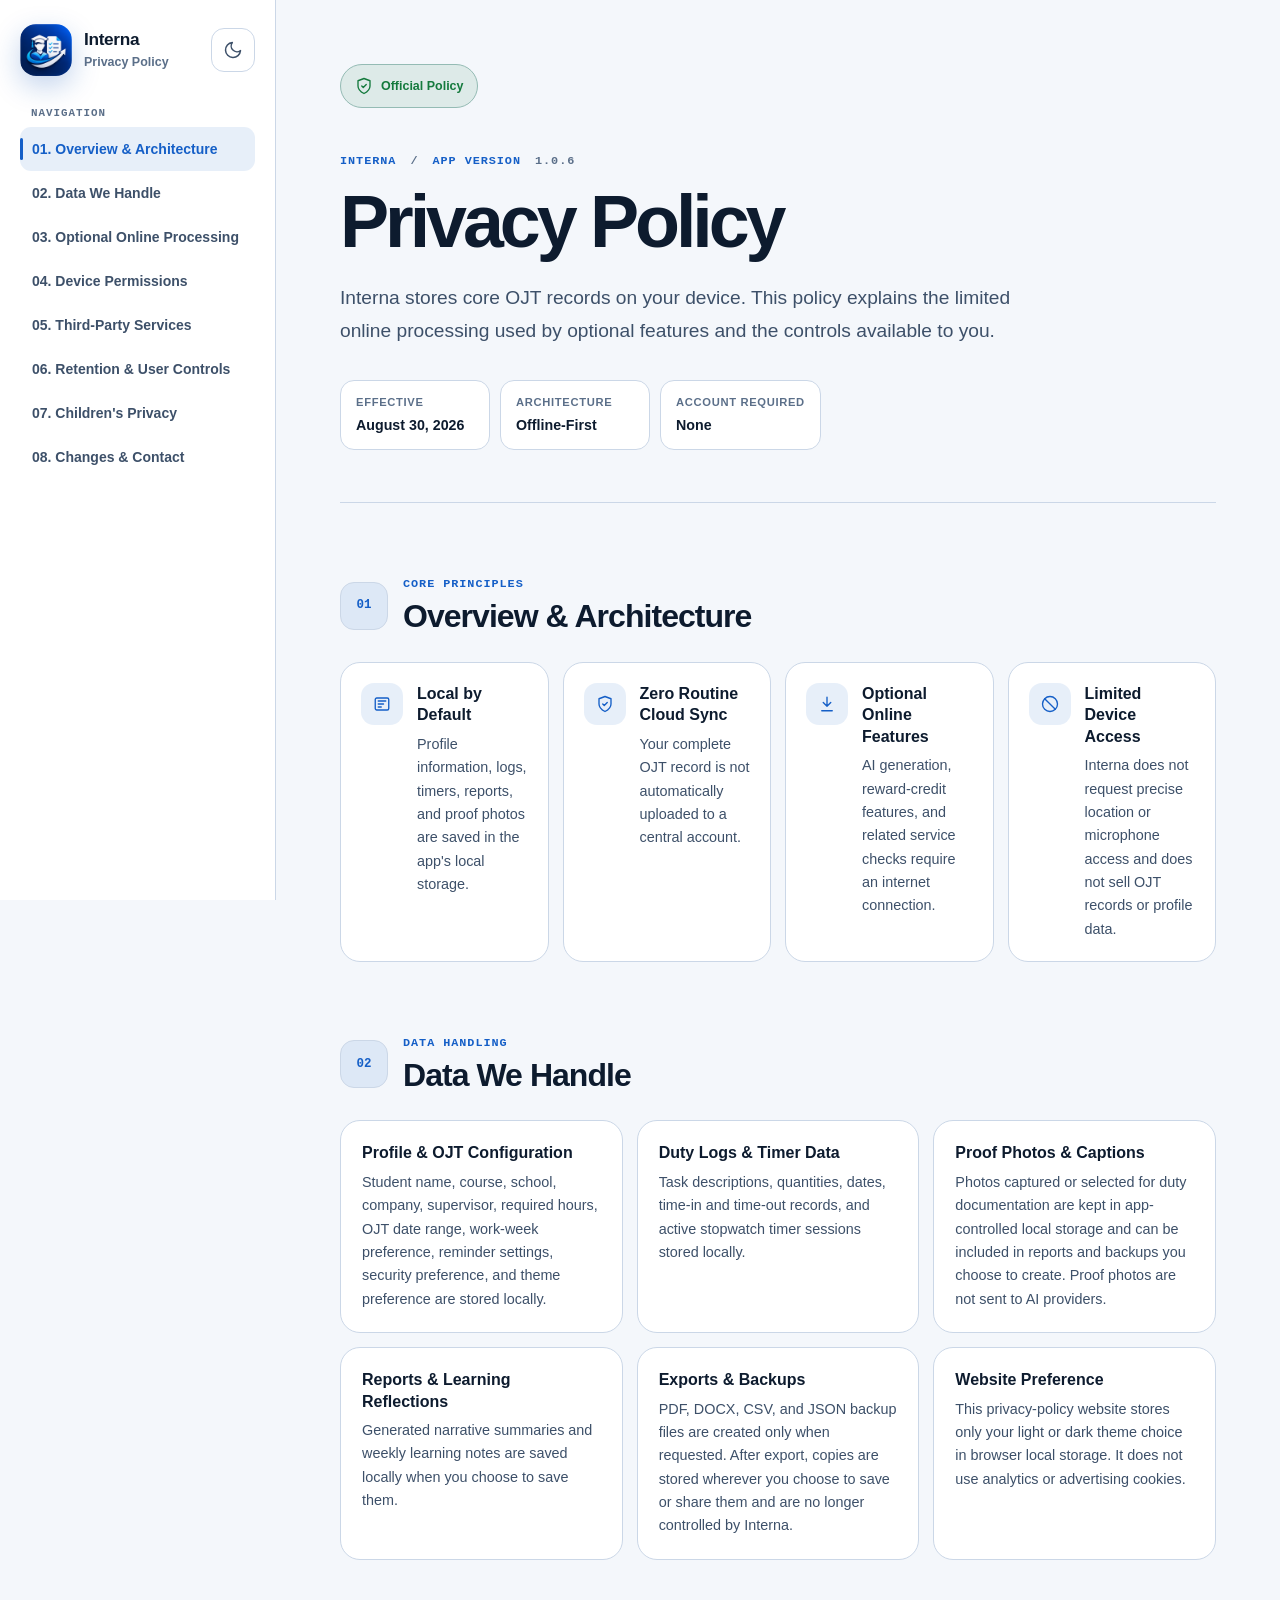
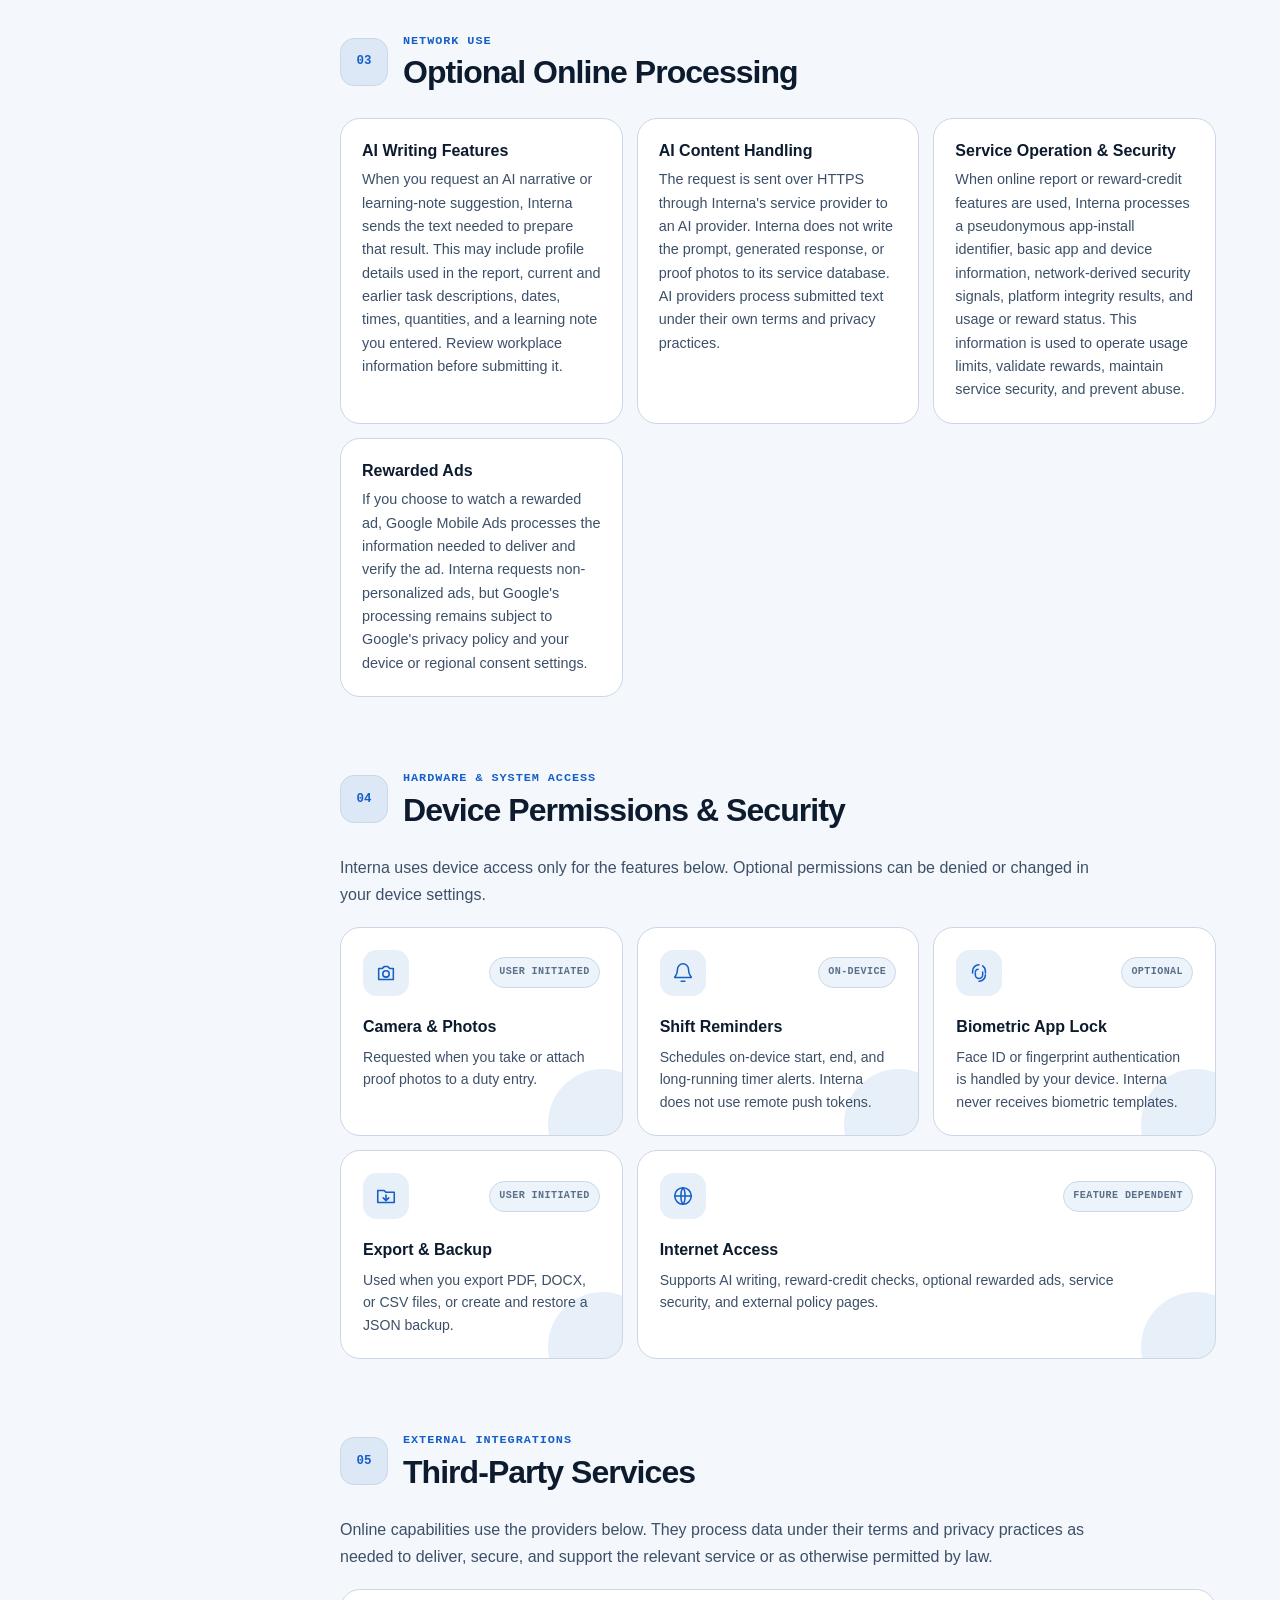
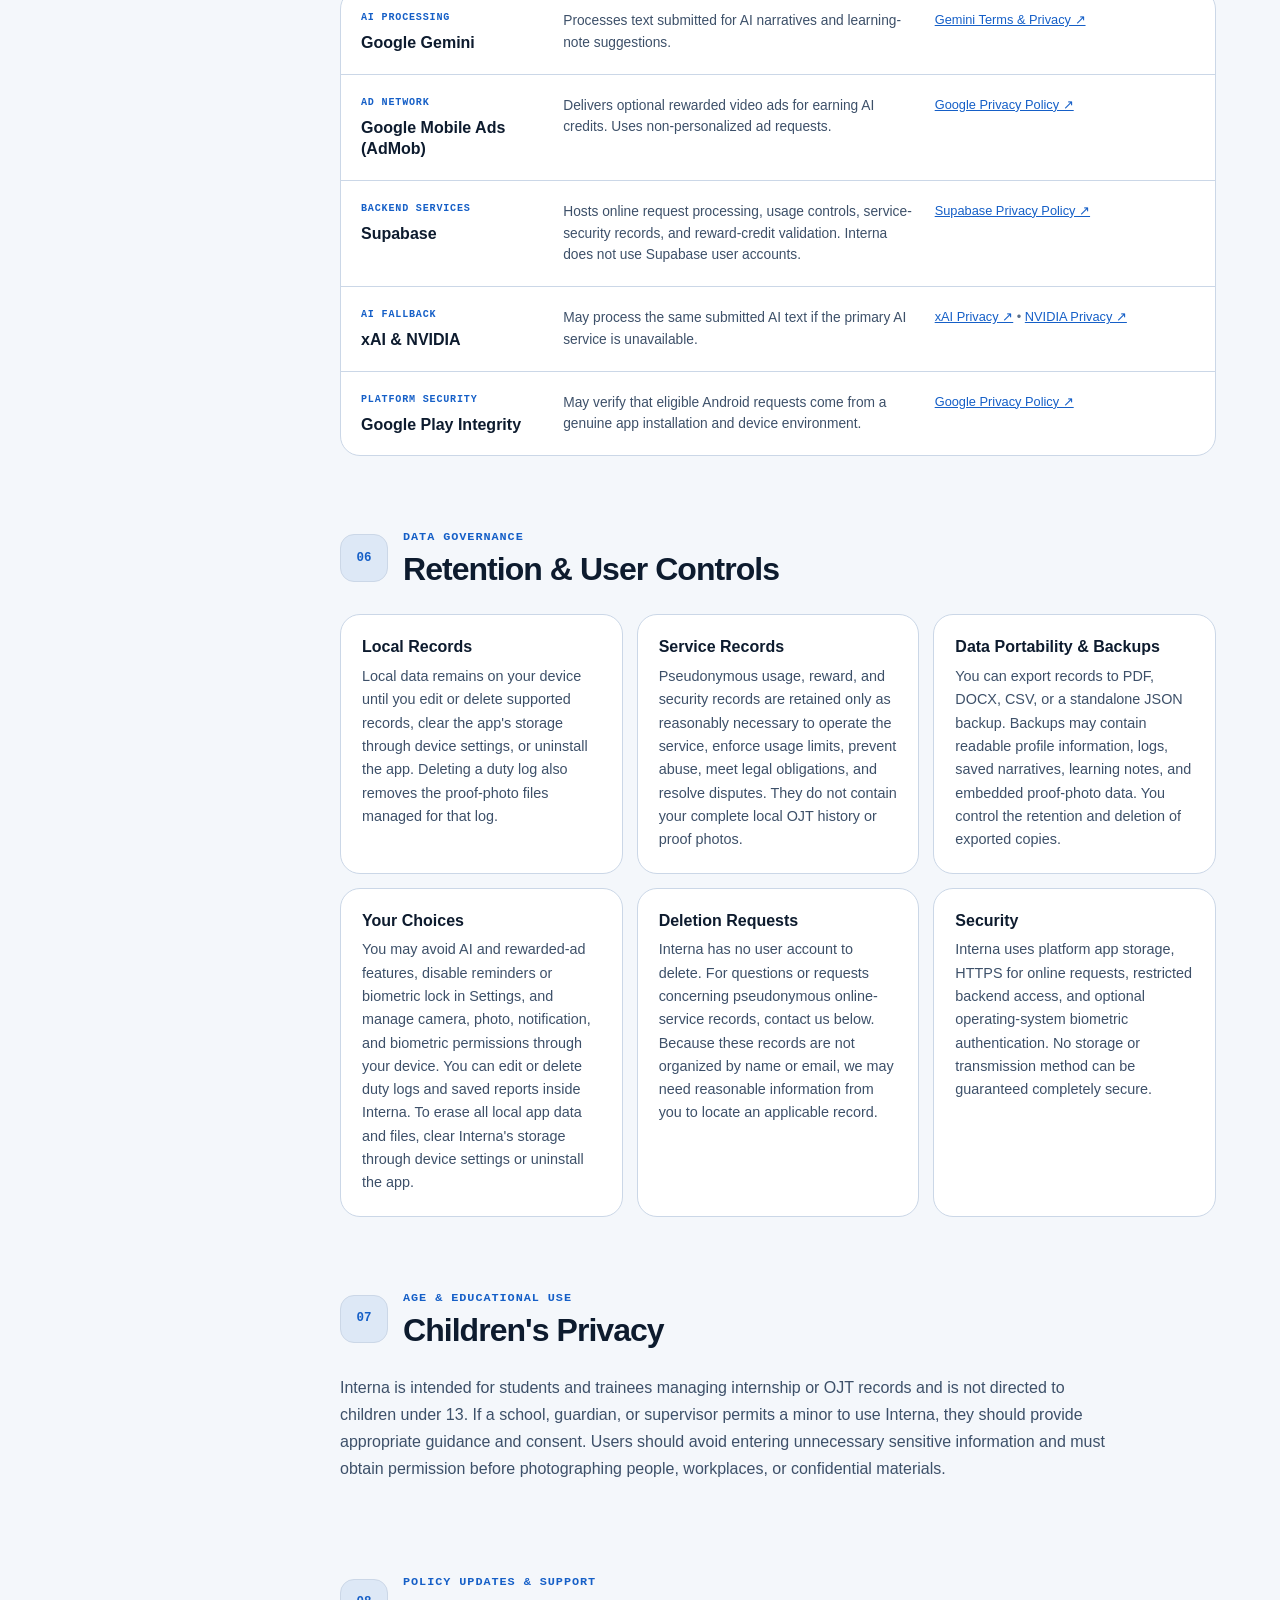
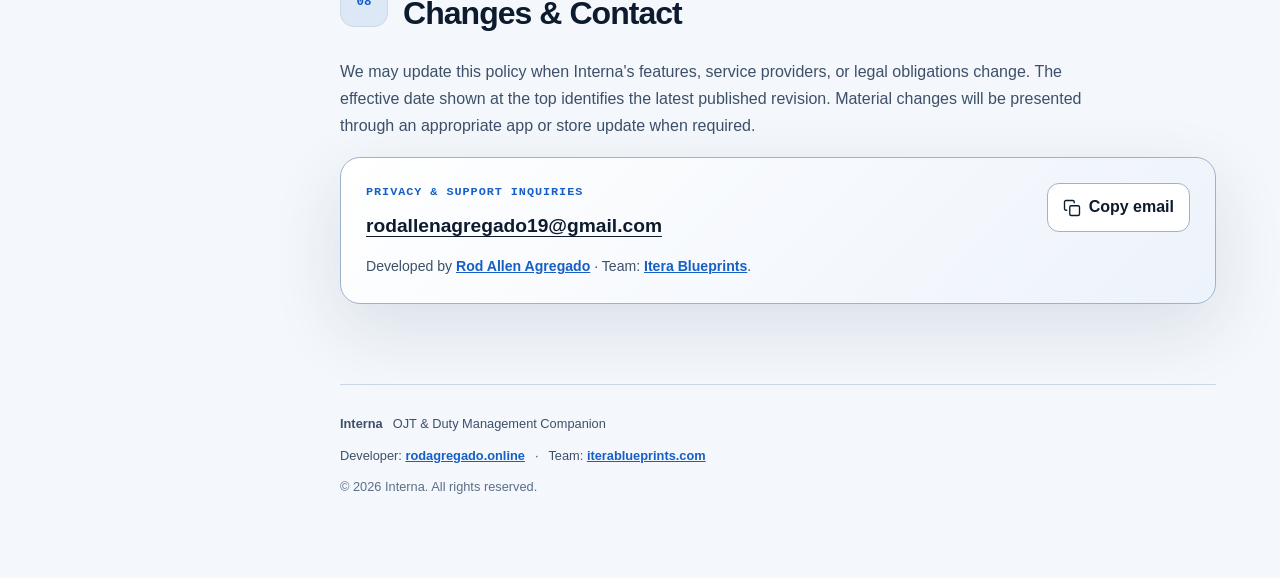
<file: index.html>
<!DOCTYPE html>
<html lang="en" data-theme="dark">

<head>
  <meta charset="UTF-8">
  <meta name="viewport" content="width=device-width, initial-scale=1.0">
  <meta name="theme-color" content="#07101f">
  <title>Interna — Privacy Policy</title>
  <meta
    name="description"
    content="Official Privacy Policy for Interna OJT Duty Management app, covering local storage, optional online services, third-party processing, retention, and user controls."
  >
  <link rel="canonical" href="https://devdahon.github.io/interna-privacy/">
  <meta property="og:type" content="website">
  <meta property="og:title" content="Interna — Privacy Policy">
  <meta
    property="og:description"
    content="Official Privacy Policy for Interna OJT Duty Management app, covering local storage, optional online services, third-party processing, retention, and user controls."
  >
  <meta property="og:url" content="https://devdahon.github.io/interna-privacy/">
  <meta property="og:image" content="https://devdahon.github.io/interna-privacy/image.png">
  <meta name="twitter:card" content="summary_large_image">
  <meta name="twitter:title" content="Interna — Privacy Policy">
  <meta
    name="twitter:description"
    content="Official Privacy Policy for Interna OJT Duty Management app, covering local storage, optional online services, third-party processing, retention, and user controls."
  >
  <meta name="twitter:image" content="https://devdahon.github.io/interna-privacy/image.png">
  <link rel="icon" type="image/png" href="./favicon.png">
  <link rel="shortcut icon" href="./favicon.ico">
  <link rel="stylesheet" href="./styles.css">
  <script type="application/ld+json">
    {
      "@context": "https://schema.org",
      "@type": "WebPage",
      "name": "Interna Privacy Policy",
      "url": "https://devdahon.github.io/interna-privacy/",
      "description": "Official Privacy Policy for Interna OJT duty management app, covering offline-first local storage, AI report generation, rewarded ads, device permissions, and user controls.",
      "dateModified": "2026-08-30",
      "publisher": {
        "@type": "Organization",
        "name": "Interna",
        "email": "rodallenagregado19@gmail.com"
      },
      "about": {
        "@type": "SoftwareApplication",
        "name": "Interna",
        "applicationCategory": "ProductivityApplication",
        "operatingSystem": "Android, iOS, Web",
        "installUrl": "https://play.google.com/store/apps/details?id=com.rodagregado.interna"
      }
    }
  </script>
  <script src="./script.js" defer></script>
</head>

<body>
  <a class="skip-link" href="#main-content">Skip to privacy policy</a>

  <div class="app-shell">
    <aside class="sidebar" aria-label="Privacy policy navigation">
      <div class="sidebar-top">
        <a href="#top" class="brand-wrapper" aria-label="Interna privacy policy home">
          <span class="brand-logo-frame">
            <img src="./image.png" alt="Interna logo" class="brand-logo" width="48" height="48">
          </span>
          <span class="brand-details">
            <span class="brand-name">Interna</span>
            <span class="brand-sub">Privacy Policy</span>
          </span>
        </a>

        <div class="sidebar-actions">
          <button
            type="button"
            class="icon-button theme-toggle"
            id="theme-toggle"
            aria-label="Switch theme"
            title="Switch theme"
          >
            <svg class="theme-icon theme-icon-sun" viewBox="0 0 24 24" aria-hidden="true">
              <circle cx="12" cy="12" r="4"></circle>
              <path d="M12 2v2M12 20v2M4.93 4.93l1.42 1.42M17.66 17.66l1.41 1.41M2 12h2M20 12h2M4.93 19.07l1.42-1.42M17.66 6.34l1.41-1.41"></path>
            </svg>
            <svg class="theme-icon theme-icon-moon" viewBox="0 0 24 24" aria-hidden="true">
              <path d="M21 12.79A9 9 0 1 1 11.21 3 7 7 0 0 0 21 12.79Z"></path>
            </svg>
          </button>
        </div>
      </div>

      <nav class="nav-menu" aria-label="Table of contents">
        <div class="nav-group">
          <p class="nav-section-title">Navigation</p>
          <a href="#overview" class="nav-link">01. Overview &amp; Architecture</a>
          <a href="#data-storage" class="nav-link">02. Data We Handle</a>
          <a href="#online-processing" class="nav-link">03. Optional Online Processing</a>
          <a href="#permissions" class="nav-link">04. Device Permissions</a>
          <a href="#services" class="nav-link">05. Third-Party Services</a>
          <a href="#controls" class="nav-link">06. Retention &amp; User Controls</a>
          <a href="#children" class="nav-link">07. Children's Privacy</a>
          <a href="#contact" class="nav-link">08. Changes &amp; Contact</a>
        </div>
      </nav>
    </aside>

    <main class="content-area" id="main-content" tabindex="-1">
      <header class="page-header" id="top">
        <div class="page-header-top">
          <span class="policy-badge">
            <svg viewBox="0 0 24 24" aria-hidden="true">
              <path d="M12 22s8-4 8-10V5l-8-3-8 3v7c0 6 8 10 8 10Z"></path>
              <path d="m9 12 2 2 4-4"></path>
            </svg>
            Official Policy
          </span>
        </div>

        <p class="eyebrow">Interna <span aria-hidden="true">/</span> App version <span data-app-version>1.0.6</span></p>
        <h1>Privacy Policy</h1>
        <p class="page-description">
          Interna stores core OJT records on your device. This policy explains the limited online processing used by
          optional features and the controls available to you.
        </p>

        <div class="meta-bar" role="group" aria-label="Policy metadata">
          <span><small>Effective</small><strong data-effective-date>August 30, 2026</strong></span>
          <span><small>Architecture</small><strong>Offline-First</strong></span>
          <span><small>Account required</small><strong>None</strong></span>
        </div>

      </header>

      <!-- Section 1: Overview & Architecture -->
      <section id="overview" class="doc-section" aria-labelledby="overview-title">
        <div class="section-heading">
          <span class="section-num">01</span>
          <div>
            <p class="section-kicker">Core Principles</p>
            <h2 id="overview-title">Overview &amp; Architecture</h2>
          </div>
        </div>

        <div class="summary-grid">
          <article class="summary-card">
            <span class="card-icon" aria-hidden="true">
              <svg viewBox="0 0 24 24"><rect x="3" y="4" width="18" height="16" rx="2"></rect><path d="M7 8h10M7 12h7M7 16h4"></path></svg>
            </span>
            <div>
              <h3>Local by Default</h3>
              <p>Profile information, logs, timers, reports, and proof photos are saved in the app's local storage.</p>
            </div>
          </article>

          <article class="summary-card">
            <span class="card-icon" aria-hidden="true">
              <svg viewBox="0 0 24 24"><path d="M12 22s8-4 8-10V5l-8-3-8 3v7c0 6 8 10 8 10Z"></path><path d="m9 12 2 2 4-4"></path></svg>
            </span>
            <div>
              <h3>Zero Routine Cloud Sync</h3>
              <p>Your complete OJT record is not automatically uploaded to a central account.</p>
            </div>
          </article>

          <article class="summary-card">
            <span class="card-icon" aria-hidden="true">
              <svg viewBox="0 0 24 24"><path d="M12 3v12M7 10l5 5 5-5"></path><path d="M5 21h14"></path></svg>
            </span>
            <div>
              <h3>Optional Online Features</h3>
              <p>AI generation, reward-credit features, and related service checks require an internet connection.</p>
            </div>
          </article>

          <article class="summary-card">
            <span class="card-icon" aria-hidden="true">
              <svg viewBox="0 0 24 24"><circle cx="12" cy="12" r="10"></circle><line x1="4.93" y1="4.93" x2="19.07" y2="19.07"></line></svg>
            </span>
            <div>
              <h3>Limited Device Access</h3>
              <p>Interna does not request precise location or microphone access and does not sell OJT records or profile data.</p>
            </div>
          </article>
        </div>
      </section>

      <!-- Section 2: Data handled by the app -->
      <section id="data-storage" class="doc-section" aria-labelledby="storage-title">
        <div class="section-heading">
          <span class="section-num">02</span>
          <div>
            <p class="section-kicker">Data Handling</p>
            <h2 id="storage-title">Data We Handle</h2>
          </div>
        </div>

        <div class="data-map">
          <article>
            <h3>Profile &amp; OJT Configuration</h3>
            <p>Student name, course, school, company, supervisor, required hours, OJT date range, work-week preference, reminder settings, security preference, and theme preference are stored locally.</p>
          </article>
          <article>
            <h3>Duty Logs &amp; Timer Data</h3>
            <p>Task descriptions, quantities, dates, time-in and time-out records, and active stopwatch timer sessions stored locally.</p>
          </article>
          <article>
            <h3>Proof Photos &amp; Captions</h3>
            <p>Photos captured or selected for duty documentation are kept in app-controlled local storage and can be included in reports and backups you choose to create. Proof photos are not sent to AI providers.</p>
          </article>
          <article>
            <h3>Reports &amp; Learning Reflections</h3>
            <p>Generated narrative summaries and weekly learning notes are saved locally when you choose to save them.</p>
          </article>
          <article>
            <h3>Exports &amp; Backups</h3>
            <p>PDF, DOCX, CSV, and JSON backup files are created only when requested. After export, copies are stored wherever you choose to save or share them and are no longer controlled by Interna.</p>
          </article>
          <article>
            <h3>Website Preference</h3>
            <p>This privacy-policy website stores only your light or dark theme choice in browser local storage. It does not use analytics or advertising cookies.</p>
          </article>
        </div>
      </section>

      <!-- Section 3: Optional online processing -->
      <section id="online-processing" class="doc-section" aria-labelledby="online-processing-title">
        <div class="section-heading">
          <span class="section-num">03</span>
          <div>
            <p class="section-kicker">Network Use</p>
            <h2 id="online-processing-title">Optional Online Processing</h2>
          </div>
        </div>

        <div class="data-map">
          <article>
            <h3>AI Writing Features</h3>
            <p>When you request an AI narrative or learning-note suggestion, Interna sends the text needed to prepare that result. This may include profile details used in the report, current and earlier task descriptions, dates, times, quantities, and a learning note you entered. Review workplace information before submitting it.</p>
          </article>
          <article>
            <h3>AI Content Handling</h3>
            <p>The request is sent over HTTPS through Interna's service provider to an AI provider. Interna does not write the prompt, generated response, or proof photos to its service database. AI providers process submitted text under their own terms and privacy practices.</p>
          </article>
          <article>
            <h3>Service Operation &amp; Security</h3>
            <p>When online report or reward-credit features are used, Interna processes a pseudonymous app-install identifier, basic app and device information, network-derived security signals, platform integrity results, and usage or reward status. This information is used to operate usage limits, validate rewards, maintain service security, and prevent abuse.</p>
          </article>
          <article>
            <h3>Rewarded Ads</h3>
            <p>If you choose to watch a rewarded ad, Google Mobile Ads processes the information needed to deliver and verify the ad. Interna requests non-personalized ads, but Google's processing remains subject to Google's privacy policy and your device or regional consent settings.</p>
          </article>
        </div>
      </section>

      <!-- Section 4: Device Permissions -->
      <section id="permissions" class="doc-section" aria-labelledby="permissions-title">
        <div class="section-heading">
          <span class="section-num">04</span>
          <div>
            <p class="section-kicker">Hardware &amp; System Access</p>
            <h2 id="permissions-title">Device Permissions &amp; Security</h2>
          </div>
        </div>

        <p class="permission-intro">
          Interna uses device access only for the features below. Optional permissions can be denied or changed in your device settings.
        </p>

        <div class="permission-grid">
          <article class="permission-card">
            <div class="permission-card-top">
              <span class="permission-icon" aria-hidden="true">
                <svg viewBox="0 0 24 24"><path d="M4 7h4l2-2h4l2 2h4v12H4z"></path><circle cx="12" cy="13" r="3.5"></circle></svg>
              </span>
              <span class="permission-tag">User initiated</span>
            </div>
            <h3>Camera &amp; Photos</h3>
            <p>Requested when you take or attach proof photos to a duty entry.</p>
          </article>

          <article class="permission-card">
            <div class="permission-card-top">
              <span class="permission-icon" aria-hidden="true">
                <svg viewBox="0 0 24 24"><path d="M18 8a6 6 0 0 0-12 0c0 7-3 7-3 9h18c0-2-3-2-3-9"></path><path d="M10 21h4"></path></svg>
              </span>
              <span class="permission-tag">On-device</span>
            </div>
            <h3>Shift Reminders</h3>
            <p>Schedules on-device start, end, and long-running timer alerts. Interna does not use remote push tokens.</p>
          </article>

          <article class="permission-card">
            <div class="permission-card-top">
              <span class="permission-icon" aria-hidden="true">
                <svg viewBox="0 0 24 24"><path d="M12 3a7 7 0 0 0-7 7v2"></path><path d="M19 12v-2a7 7 0 0 0-3-5.74"></path><path d="M8 12v2a4 4 0 0 0 8 0v-3"></path><path d="M11 8a3 3 0 0 0-3 3"></path><path d="M12 21a7 7 0 0 0 7-7"></path></svg>
              </span>
              <span class="permission-tag">Optional</span>
            </div>
            <h3>Biometric App Lock</h3>
            <p>Face ID or fingerprint authentication is handled by your device. Interna never receives biometric templates.</p>
          </article>

          <article class="permission-card">
            <div class="permission-card-top">
              <span class="permission-icon" aria-hidden="true">
                <svg viewBox="0 0 24 24"><path d="M3 6h7l2 2h9v11H3z"></path><path d="M12 11v6M9 14l3 3 3-3"></path></svg>
              </span>
              <span class="permission-tag">User initiated</span>
            </div>
            <h3>Export &amp; Backup</h3>
            <p>Used when you export PDF, DOCX, or CSV files, or create and restore a JSON backup.</p>
          </article>

          <article class="permission-card permission-card-wide">
            <div class="permission-card-top">
              <span class="permission-icon" aria-hidden="true">
                <svg viewBox="0 0 24 24"><circle cx="12" cy="12" r="9"></circle><path d="M3 12h18M12 3c3 3 3 15 0 18M12 3c-3 3-3 15 0 18"></path></svg>
              </span>
              <span class="permission-tag">Feature dependent</span>
            </div>
            <h3>Internet Access</h3>
            <p>Supports AI writing, reward-credit checks, optional rewarded ads, service security, and external policy pages.</p>
          </article>
        </div>
      </section>

      <!-- Section 5: Third-Party Services -->
      <section id="services" class="doc-section" aria-labelledby="services-title">
        <div class="section-heading">
          <span class="section-num">05</span>
          <div>
            <p class="section-kicker">External Integrations</p>
            <h2 id="services-title">Third-Party Services</h2>
          </div>
        </div>

        <p>
          Online capabilities use the providers below. They process data under their terms and privacy practices as needed to deliver, secure, and support the relevant service or as otherwise permitted by law.
        </p>

        <div class="network-list">
          <article class="network-row">
            <div><span class="network-label">AI Processing</span><h3>Google Gemini</h3></div>
            <p>Processes text submitted for AI narratives and learning-note suggestions.</p>
            <p class="network-recipient"><a href="https://ai.google.dev/gemini-api/terms" target="_blank" rel="noopener noreferrer">Gemini Terms &amp; Privacy ↗</a></p>
          </article>

          <article class="network-row">
            <div><span class="network-label">Ad Network</span><h3>Google Mobile Ads (AdMob)</h3></div>
            <p>Delivers optional rewarded video ads for earning AI credits. Uses non-personalized ad requests.</p>
            <p class="network-recipient"><a href="https://policies.google.com/privacy" target="_blank" rel="noopener noreferrer">Google Privacy Policy ↗</a></p>
          </article>

          <article class="network-row">
            <div><span class="network-label">Backend Services</span><h3>Supabase</h3></div>
            <p>Hosts online request processing, usage controls, service-security records, and reward-credit validation. Interna does not use Supabase user accounts.</p>
            <p class="network-recipient"><a href="https://supabase.com/privacy" target="_blank" rel="noopener noreferrer">Supabase Privacy Policy ↗</a></p>
          </article>

          <article class="network-row">
            <div><span class="network-label">AI Fallback</span><h3>xAI &amp; NVIDIA</h3></div>
            <p>May process the same submitted AI text if the primary AI service is unavailable.</p>
            <p class="network-recipient"><a href="https://x.ai/legal/privacy-policy" target="_blank" rel="noopener noreferrer">xAI Privacy ↗</a> &bull; <a href="https://www.nvidia.com/en-us/about-nvidia/privacy-policy/" target="_blank" rel="noopener noreferrer">NVIDIA Privacy ↗</a></p>
          </article>

          <article class="network-row">
            <div><span class="network-label">Platform Security</span><h3>Google Play Integrity</h3></div>
            <p>May verify that eligible Android requests come from a genuine app installation and device environment.</p>
            <p class="network-recipient"><a href="https://policies.google.com/privacy" target="_blank" rel="noopener noreferrer">Google Privacy Policy ↗</a></p>
          </article>
        </div>
      </section>

      <!-- Section 6: Retention & User Controls -->
      <section id="controls" class="doc-section" aria-labelledby="controls-title">
        <div class="section-heading">
          <span class="section-num">06</span>
          <div>
            <p class="section-kicker">Data Governance</p>
            <h2 id="controls-title">Retention &amp; User Controls</h2>
          </div>
        </div>

        <div class="feature-grid">
          <article>
            <h3>Local Records</h3>
            <p>Local data remains on your device until you edit or delete supported records, clear the app's storage through device settings, or uninstall the app. Deleting a duty log also removes the proof-photo files managed for that log.</p>
          </article>
          <article>
            <h3>Service Records</h3>
            <p>Pseudonymous usage, reward, and security records are retained only as reasonably necessary to operate the service, enforce usage limits, prevent abuse, meet legal obligations, and resolve disputes. They do not contain your complete local OJT history or proof photos.</p>
          </article>
          <article>
            <h3>Data Portability &amp; Backups</h3>
            <p>You can export records to PDF, DOCX, CSV, or a standalone JSON backup. Backups may contain readable profile information, logs, saved narratives, learning notes, and embedded proof-photo data. You control the retention and deletion of exported copies.</p>
          </article>
          <article>
            <h3>Your Choices</h3>
            <p>You may avoid AI and rewarded-ad features, disable reminders or biometric lock in Settings, and manage camera, photo, notification, and biometric permissions through your device. You can edit or delete duty logs and saved reports inside Interna. To erase all local app data and files, clear Interna's storage through device settings or uninstall the app.</p>
          </article>
          <article>
            <h3>Deletion Requests</h3>
            <p>Interna has no user account to delete. For questions or requests concerning pseudonymous online-service records, contact us below. Because these records are not organized by name or email, we may need reasonable information from you to locate an applicable record.</p>
          </article>
          <article>
            <h3>Security</h3>
            <p>Interna uses platform app storage, HTTPS for online requests, restricted backend access, and optional operating-system biometric authentication. No storage or transmission method can be guaranteed completely secure.</p>
          </article>
        </div>
      </section>

      <!-- Section 7: Children's Privacy -->
      <section id="children" class="doc-section" aria-labelledby="children-title">
        <div class="section-heading">
          <span class="section-num">07</span>
          <div>
            <p class="section-kicker">Age &amp; Educational Use</p>
            <h2 id="children-title">Children's Privacy</h2>
          </div>
        </div>
        <p>Interna is intended for students and trainees managing internship or OJT records and is not directed to children under 13. If a school, guardian, or supervisor permits a minor to use Interna, they should provide appropriate guidance and consent. Users should avoid entering unnecessary sensitive information and must obtain permission before photographing people, workplaces, or confidential materials.</p>
      </section>

      <!-- Section 8: Changes & Contact -->
      <section id="contact" class="doc-section" aria-labelledby="contact-title">
        <div class="section-heading">
          <span class="section-num">08</span>
          <div>
            <p class="section-kicker">Policy Updates &amp; Support</p>
            <h2 id="contact-title">Changes &amp; Contact</h2>
          </div>
        </div>

        <p>We may update this policy when Interna's features, service providers, or legal obligations change. The effective date shown at the top identifies the latest published revision. Material changes will be presented through an appropriate app or store update when required.</p>

        <div class="contact-card">
          <div>
            <p class="contact-label">Privacy &amp; Support Inquiries</p>
            <a class="contact-email" data-contact-link href="mailto:rodallenagregado19@gmail.com">
              <span data-contact-email>rodallenagregado19@gmail.com</span>
            </a>
            <p>Developed by <a href="https://www.rodagregado.online/" target="_blank" rel="noopener noreferrer" style="color: var(--primary); font-weight: 600;">Rod Allen Agregado</a> · Team: <a href="https://iterablueprints.com/" target="_blank" rel="noopener noreferrer" style="color: var(--primary); font-weight: 600;">Itera Blueprints</a>.</p>
          </div>
          <button type="button" class="copy-button" id="email-chip">
            <svg viewBox="0 0 24 24" aria-hidden="true"><rect x="9" y="9" width="13" height="13" rx="2"></rect><path d="M5 15H4a2 2 0 0 1-2-2V4a2 2 0 0 1 2-2h9a2 2 0 0 1 2 2v1"></path></svg>
            Copy email
          </button>
          <p class="copy-status" id="email-copied" role="status" aria-live="polite"></p>
        </div>
      </section>

      <footer class="page-footer">
        <div>
          <strong>Interna</strong>
          <span>OJT &amp; Duty Management Companion</span>
        </div>
        <div>
          <span>Developer: <a href="https://www.rodagregado.online/" target="_blank" rel="noopener noreferrer" style="color: var(--primary); font-weight: 600;">rodagregado.online</a></span>
          <span>·</span>
          <span>Team: <a href="https://iterablueprints.com/" target="_blank" rel="noopener noreferrer" style="color: var(--primary); font-weight: 600;">iterablueprints.com</a></span>
        </div>
        <p>&copy; <span data-current-year>2026</span> Interna. All rights reserved.</p>
      </footer>
    </main>
  </div>
</body>

</html>
</file>
<file: styles.css>
:root {
  color-scheme: dark;
  --bg: #07101f;
  --bg-elevated: #0b1729;
  --surface: #101e33;
  --surface-soft: #13243d;
  --surface-hover: #182b47;
  --border: #2b405e;
  --border-strong: #3b5b83;
  --text: #f5f8fc;
  --text-secondary: #bdc9da;
  --text-muted: #92a3ba;
  --primary: #68a1ff;
  --primary-strong: #2f7df4;
  --primary-soft: rgba(83, 145, 255, 0.15);
  --cyan: #38c7f4;
  --success: #4ade80;
  --success-soft: rgba(74, 222, 128, 0.12);
  --warning: #fbbf24;
  --warning-soft: rgba(251, 191, 36, 0.12);
  --danger: #fb7185;
  --danger-soft: rgba(251, 113, 133, 0.12);
  --shadow: 0 24px 70px rgba(0, 0, 0, 0.28);
  --font: Inter, ui-sans-serif, -apple-system, BlinkMacSystemFont, "Segoe UI", sans-serif;
  --font-mono: "SFMono-Regular", Consolas, "Liberation Mono", monospace;
  --radius-sm: 8px;
  --radius-md: 14px;
  --radius-lg: 20px;
  --radius-xl: 28px;
}

html[data-theme="light"] {
  color-scheme: light;
  --bg: #f4f7fb;
  --bg-elevated: #ffffff;
  --surface: #ffffff;
  --surface-soft: #edf3fb;
  --surface-hover: #e6eef9;
  --border: #cbd7e7;
  --border-strong: #9eb2cd;
  --text: #0d1b2e;
  --text-secondary: #3d5069;
  --text-muted: #5b6f89;
  --primary: #155fc7;
  --primary-strong: #0f54b8;
  --primary-soft: rgba(21, 95, 199, 0.1);
  --cyan: #087aa4;
  --success: #147a3d;
  --success-soft: rgba(20, 122, 61, 0.1);
  --warning: #9a5800;
  --warning-soft: rgba(183, 106, 0, 0.1);
  --danger: #b4233d;
  --danger-soft: rgba(180, 35, 61, 0.09);
  --shadow: 0 24px 70px rgba(35, 63, 98, 0.12);
}

* {
  box-sizing: border-box;
}

html {
  scroll-behavior: smooth;
  scroll-padding-top: 24px;
}

body {
  margin: 0;
  min-width: 320px;
  background:
    radial-gradient(circle at 78% -10%, rgba(47, 125, 244, 0.14), transparent 34rem),
    var(--bg);
  color: var(--text);
  font-family: var(--font);
  font-size: 16px;
  line-height: 1.68;
  -webkit-font-smoothing: antialiased;
  text-rendering: optimizeLegibility;
}

button,
a {
  -webkit-tap-highlight-color: transparent;
}

button {
  font: inherit;
}

a {
  color: var(--primary);
}

a:focus-visible,
button:focus-visible,
[tabindex="-1"]:focus-visible {
  outline: 3px solid var(--cyan);
  outline-offset: 3px;
}

.skip-link {
  position: fixed;
  top: 12px;
  left: 12px;
  z-index: 1000;
  padding: 12px 16px;
  border-radius: var(--radius-sm);
  background: var(--text);
  color: var(--bg);
  font-weight: 750;
  text-decoration: none;
  transform: translateY(-160%);
}

.skip-link:focus {
  transform: translateY(0);
}

.app-shell {
  display: flex;
  min-height: 100dvh;
}

.sidebar {
  position: sticky;
  top: 0;
  width: 276px;
  height: 100dvh;
  flex: 0 0 276px;
  overflow-y: auto;
  padding: 24px 20px;
  border-right: 1px solid var(--border);
  background: color-mix(in srgb, var(--bg-elevated) 94%, transparent);
  backdrop-filter: blur(16px);
  z-index: 20;
}

.sidebar-top,
.brand-wrapper,
.sidebar-actions,
.status-card,
.page-header-top,
.policy-badge,
.section-heading,
.summary-card,
.flow-step,
.callout,
.contact-card,
.copy-button,
.provider-links,
.meta-bar {
  display: flex;
  align-items: center;
}

.sidebar-top {
  justify-content: space-between;
  gap: 12px;
}

.brand-wrapper {
  min-height: 52px;
  gap: 12px;
  color: inherit;
  text-decoration: none;
}

.brand-logo-frame {
  width: 52px;
  height: 52px;
  overflow: hidden;
  flex: 0 0 auto;
  border-radius: 16px;
  background: transparent;
  box-shadow: 0 10px 28px rgba(15, 84, 184, 0.25);
}

.brand-logo {
  display: block;
  width: 100%;
  height: 100%;
  object-fit: cover;
}

.brand-details {
  display: grid;
  line-height: 1.25;
}

.brand-name {
  font-size: 1.08rem;
  font-weight: 800;
  letter-spacing: -0.02em;
}

.brand-sub {
  margin-top: 4px;
  color: var(--text-muted);
  font-size: 0.78rem;
  font-weight: 650;
}

.icon-button {
  display: inline-grid;
  width: 44px;
  height: 44px;
  padding: 0;
  place-items: center;
  border: 1px solid var(--border);
  border-radius: 13px;
  background: var(--surface);
  color: var(--text-secondary);
  cursor: pointer;
  transition: background-color 180ms ease, border-color 180ms ease, color 180ms ease;
}

.icon-button:hover {
  border-color: var(--border-strong);
  background: var(--surface-hover);
  color: var(--text);
}

.theme-icon {
  width: 20px;
  height: 20px;
  fill: none;
  stroke: currentColor;
  stroke-width: 1.8;
  stroke-linecap: round;
  stroke-linejoin: round;
}

html[data-theme="dark"] .theme-icon-moon,
html[data-theme="light"] .theme-icon-sun {
  display: none;
}

.status-card {
  gap: 10px;
  margin: 24px 0;
  padding: 12px 14px;
  border: 1px solid color-mix(in srgb, var(--success) 30%, var(--border));
  border-radius: var(--radius-md);
  background: var(--success-soft);
}

.status-card span:last-child {
  display: grid;
}

.status-card strong {
  font-size: 0.78rem;
  font-weight: 750;
}

.status-card small {
  margin-top: 1px;
  color: var(--text-muted);
  font-size: 0.7rem;
}

.status-dot {
  width: 9px;
  height: 9px;
  flex: 0 0 auto;
  border-radius: 50%;
  background: var(--success);
  box-shadow: 0 0 0 5px color-mix(in srgb, var(--success) 13%, transparent);
}

.nav-menu {
  display: grid;
  gap: 22px;
  margin-top: 28px;
}

.nav-section-title {
  margin: 0 0 5px 11px;
  color: var(--text-muted);
  font-family: var(--font-mono);
  font-size: 0.68rem;
  font-weight: 700;
  letter-spacing: 0.09em;
  text-transform: uppercase;
}

.nav-link {
  position: relative;
  display: flex;
  min-height: 44px;
  align-items: center;
  padding: 9px 12px;
  border-radius: 11px;
  color: var(--text-secondary);
  font-size: 0.875rem;
  font-weight: 600;
  text-decoration: none;
  transition: background-color 160ms ease, color 160ms ease;
}

.nav-link:hover {
  background: var(--surface-soft);
  color: var(--text);
}

.nav-link.is-active {
  background: var(--primary-soft);
  color: var(--primary);
}

.nav-link.is-active::before {
  position: absolute;
  left: 0;
  width: 3px;
  height: 22px;
  border-radius: 4px;
  background: var(--primary);
  content: "";
}

.content-area {
  width: auto;
  max-width: 1600px;
  min-width: 0;
  flex: 1 1 auto;
  margin: 0 auto;
  padding: 64px clamp(32px, 5vw, 76px) 80px;
}

.page-header {
  scroll-margin-top: 24px;
  padding-bottom: 52px;
  border-bottom: 1px solid var(--border);
}

.page-header-top {
  justify-content: space-between;
  gap: 16px;
}

.policy-badge {
  min-height: 44px;
  gap: 8px;
  border-radius: 999px;
  font-size: 0.78rem;
  font-weight: 750;
}

.policy-badge {
  padding: 8px 14px;
  border: 1px solid color-mix(in srgb, var(--success) 30%, var(--border));
  background: var(--success-soft);
  color: var(--success);
}

.policy-badge svg,
.card-icon svg,
.callout svg,
.copy-button svg {
  width: 18px;
  height: 18px;
  flex: 0 0 auto;
  fill: none;
  stroke: currentColor;
  stroke-width: 1.8;
  stroke-linecap: round;
  stroke-linejoin: round;
}

.eyebrow,
.section-kicker,
.network-label,
.contact-label {
  color: var(--primary);
  font-family: var(--font-mono);
  font-size: 0.74rem;
  font-weight: 750;
  letter-spacing: 0.08em;
  text-transform: uppercase;
}

.eyebrow {
  margin: 44px 0 12px;
}

.eyebrow span {
  padding: 0 6px;
  color: var(--text-muted);
}

h1,
h2,
h3,
p {
  overflow-wrap: anywhere;
}

h1 {
  max-width: 760px;
  margin: 0;
  font-size: clamp(2.4rem, 6vw, 4.6rem);
  line-height: 1.04;
  letter-spacing: -0.055em;
}

.page-description {
  max-width: 720px;
  margin: 22px 0 0;
  color: var(--text-secondary);
  font-size: clamp(1.05rem, 2vw, 1.2rem);
  line-height: 1.7;
}

.meta-bar {
  flex-wrap: wrap;
  gap: 10px;
  margin-top: 32px;
}

.meta-bar > span {
  display: grid;
  min-width: 150px;
  padding: 12px 15px;
  border: 1px solid var(--border);
  border-radius: var(--radius-md);
  background: var(--surface);
}

.meta-bar small {
  color: var(--text-muted);
  font-size: 0.7rem;
  font-weight: 700;
  letter-spacing: 0.06em;
  text-transform: uppercase;
}

.header-page-link {
  min-height: 44px;
  display: inline-flex;
  align-items: center;
  padding: 9px 14px;
  border: 1px solid var(--border);
  border-radius: 999px;
  background: var(--surface);
  color: var(--text-secondary);
  font-size: 0.82rem;
  font-weight: 750;
  text-decoration: none;
  touch-action: manipulation;
}

.header-page-link:hover {
  border-color: var(--border-strong);
  color: var(--text);
}

.manual-badge {
  border-color: color-mix(in srgb, var(--primary) 36%, var(--border));
  background: var(--primary-soft);
  color: var(--primary);
}

.manual-primary-action {
  min-height: 48px;
  display: inline-flex;
  align-items: center;
  justify-content: center;
  padding: 11px 19px;
  border: 1px solid var(--primary-strong);
  border-radius: var(--radius-md);
  background: var(--primary-strong);
  color: #ffffff;
  font-weight: 780;
  line-height: 1.2;
  text-decoration: none;
  touch-action: manipulation;
  transition: filter 180ms ease, transform 180ms ease;
}

.manual-primary-action:hover {
  color: #ffffff;
  filter: brightness(1.08);
  transform: translateY(-1px);
}

.manual-overview {
  display: grid;
  grid-template-columns: repeat(3, minmax(0, 1fr));
  gap: 14px;
  margin-top: 32px;
}

.manual-overview article {
  padding: 20px;
  border: 1px solid var(--border);
  border-radius: var(--radius-lg);
  background: var(--surface);
}

.manual-overview span {
  display: block;
  color: var(--primary);
  font-size: clamp(1.45rem, 3vw, 2rem);
  font-weight: 820;
  letter-spacing: -0.04em;
  line-height: 1.1;
}

.manual-overview p {
  margin: 6px 0 0;
  color: var(--text-secondary);
  font-size: 0.86rem;
}

.manual-steps {
  display: grid;
  gap: 12px;
  margin: 0;
  padding: 0;
  list-style: none;
  counter-reset: manual-step;
}

.manual-steps li {
  display: flex;
  align-items: flex-start;
  gap: 16px;
  padding: 20px;
  border: 1px solid var(--border);
  border-radius: var(--radius-lg);
  background: var(--surface);
}

.manual-steps li > span {
  width: 38px;
  height: 38px;
  display: inline-grid;
  flex: 0 0 auto;
  place-items: center;
  border-radius: 12px;
  background: var(--primary-soft);
  color: var(--primary);
  font-family: var(--font-mono);
  font-size: 0.78rem;
  font-weight: 800;
}

.manual-steps h3,
.manual-card-grid h3,
.manual-split h3,
.manual-checklist h3,
.manual-support-card h3 {
  margin: 0;
  font-size: 1rem;
  line-height: 1.35;
}

.manual-steps p,
.manual-card-grid p,
.manual-split p,
.manual-checklist p,
.manual-support-card p {
  margin: 6px 0 0;
  color: var(--text-secondary);
  font-size: 0.9rem;
  line-height: 1.62;
}

.manual-steps-compact {
  grid-template-columns: repeat(2, minmax(0, 1fr));
}

.manual-card-grid,
.manual-split {
  display: grid;
  grid-template-columns: repeat(2, minmax(0, 1fr));
  gap: 14px;
}

.manual-card-grid article,
.manual-split article {
  padding: 21px;
  border: 1px solid var(--border);
  border-radius: var(--radius-lg);
  background: var(--surface);
}

.manual-card-label {
  display: inline-block;
  margin-bottom: 8px;
  color: var(--primary);
  font-family: var(--font-mono);
  font-size: 0.68rem;
  font-weight: 800;
  letter-spacing: 0.08em;
  text-transform: uppercase;
}

.manual-checklist {
  display: grid;
  gap: 12px;
}

.manual-checklist article {
  display: flex;
  align-items: flex-start;
  gap: 14px;
  padding: 18px 20px;
  border: 1px solid var(--border);
  border-radius: var(--radius-lg);
  background: var(--surface);
}

.manual-checklist svg {
  width: 24px;
  height: 24px;
  flex: 0 0 auto;
  margin-top: 1px;
  padding: 4px;
  border-radius: 50%;
  background: var(--success-soft);
  color: var(--success);
  fill: none;
  stroke: currentColor;
  stroke-linecap: round;
  stroke-linejoin: round;
  stroke-width: 2;
}

.manual-faq {
  overflow: hidden;
  border: 1px solid var(--border);
  border-radius: var(--radius-lg);
  background: var(--surface);
}

.manual-faq details + details {
  border-top: 1px solid var(--border);
}

.manual-faq summary {
  min-height: 52px;
  padding: 16px 52px 16px 20px;
  color: var(--text);
  font-weight: 740;
  cursor: pointer;
  touch-action: manipulation;
}

.manual-faq details[open] summary {
  background: var(--surface-soft);
}

.manual-faq p {
  max-width: 80ch;
  margin: 0;
  padding: 0 20px 18px;
  color: var(--text-secondary);
  font-size: 0.9rem;
}

.manual-support-card {
  display: flex;
  align-items: center;
  justify-content: space-between;
  gap: 24px;
  margin-top: 22px;
  padding: 24px;
  border: 1px solid var(--border-strong);
  border-radius: var(--radius-lg);
  background: linear-gradient(135deg, var(--surface), var(--primary-soft));
}

.meta-bar strong {
  margin-top: 2px;
  color: var(--text);
  font-size: 0.89rem;
}

.app-showcase {
  --showcase-text: #f7fbff;
  --showcase-muted: #c8d9ef;
  --showcase-subtle: #9fb6d2;
  --showcase-card: rgba(6, 23, 52, 0.78);
  --showcase-card-border: rgba(151, 198, 255, 0.28);
  position: relative;
  display: grid;
  grid-template-columns: minmax(0, 0.9fr) minmax(440px, 1.1fr);
  gap: clamp(36px, 5vw, 72px);
  max-width: none;
  align-items: center;
  margin-top: 56px;
  padding: clamp(36px, 5vw, 64px);
  overflow: hidden;
  border: 1px solid rgba(104, 161, 255, 0.36);
  border-radius: 36px;
  background:
    radial-gradient(circle at 82% 36%, rgba(56, 199, 244, 0.19), transparent 25rem),
    linear-gradient(145deg, #06142d, #0a2857);
  box-shadow: 0 28px 70px rgba(3, 15, 34, 0.34);
  color: var(--showcase-text);
  isolation: isolate;
}

html[data-theme="light"] .app-showcase {
  --showcase-text: #0b1d35;
  --showcase-muted: #405975;
  --showcase-subtle: #607895;
  --showcase-card: rgba(255, 255, 255, 0.82);
  --showcase-card-border: rgba(91, 136, 193, 0.25);
  border-color: #c8d8ec;
  background:
    radial-gradient(circle at 82% 35%, rgba(50, 146, 255, 0.17), transparent 26rem),
    linear-gradient(145deg, #fbfdff, #e9f2ff);
  box-shadow: 0 28px 70px rgba(55, 88, 128, 0.18);
}

.showcase-copy {
  position: relative;
  z-index: 3;
}

.showcase-kicker {
  margin: 0 0 12px;
  color: var(--primary);
  font-family: var(--font-mono);
  font-size: 0.74rem;
  font-weight: 750;
  letter-spacing: 0.08em;
  text-transform: uppercase;
}

.showcase-copy h2 {
  max-width: 13ch;
  margin: 0;
  color: var(--showcase-text);
  font-size: clamp(2rem, 4vw, 3.4rem);
  line-height: 1.05;
  letter-spacing: -0.045em;
}

.showcase-copy > p:not(.showcase-kicker) {
  max-width: 52ch;
  margin: 20px 0 28px;
  color: var(--showcase-muted);
}

.google-play-badge-link {
  display: inline-block;
  width: 190px;
  min-height: 44px;
  line-height: 0;
  touch-action: manipulation;
}

.google-play-badge-link img {
  display: block;
  width: 100%;
  height: auto;
}

.showcase-visual {
  position: relative;
  min-height: 620px;
  z-index: 2;
}

.showcase-halo {
  position: absolute;
  top: 50%;
  left: 50%;
  width: min(520px, 90%);
  aspect-ratio: 1;
  border: 1px solid color-mix(in srgb, var(--primary) 34%, transparent);
  border-radius: 50%;
  background:
    radial-gradient(circle, color-mix(in srgb, var(--primary) 16%, transparent), transparent 64%),
    color-mix(in srgb, var(--primary) 5%, transparent);
  box-shadow:
    0 0 0 54px color-mix(in srgb, var(--primary) 4%, transparent),
    0 0 80px color-mix(in srgb, var(--primary) 20%, transparent);
  transform: translate(-50%, -48%);
}

.showcase-halo::before,
.showcase-halo::after {
  position: absolute;
  border: 1px solid color-mix(in srgb, var(--primary) 21%, transparent);
  border-radius: 50%;
  content: "";
  inset: 10%;
}

.showcase-halo::after {
  border-color: color-mix(in srgb, #49d8ff 26%, transparent);
  inset: 24%;
}

.showcase-mascot {
  position: absolute;
  top: 50%;
  left: 50%;
  width: min(500px, 92%);
  margin: 0;
  filter: drop-shadow(0 28px 38px rgba(3, 17, 40, 0.28));
  transform: translate(-50%, -49%);
  z-index: 2;
}

.showcase-mascot img {
  display: block;
  width: 100%;
  height: auto;
}

.showcase-feature-cards {
  position: absolute;
  inset: 0;
  margin: 0;
  padding: 0;
  list-style: none;
  pointer-events: none;
  z-index: 4;
}

.showcase-feature-card {
  position: absolute;
  display: flex;
  min-width: 210px;
  align-items: center;
  gap: 11px;
  padding: 12px 14px;
  border: 1px solid var(--showcase-card-border);
  border-radius: 18px;
  background: var(--showcase-card);
  box-shadow: 0 18px 40px rgba(3, 18, 42, 0.2);
  backdrop-filter: blur(18px);
  will-change: transform;
}

.showcase-feature-card > span:last-child {
  display: grid;
}

.showcase-feature-card strong {
  color: var(--showcase-text);
  font-size: 0.82rem;
  line-height: 1.25;
}

.showcase-feature-card small {
  margin-top: 3px;
  color: var(--showcase-subtle);
  font-size: 0.68rem;
  line-height: 1.35;
}

.showcase-card-icon {
  display: inline-grid;
  width: 38px;
  height: 38px;
  flex: 0 0 auto;
  place-items: center;
  border-radius: 12px;
  background: color-mix(in srgb, var(--primary) 14%, transparent);
  color: var(--primary);
}

.showcase-card-icon svg {
  width: 19px;
  height: 19px;
  fill: none;
  stroke: currentColor;
  stroke-width: 1.7;
  stroke-linecap: round;
  stroke-linejoin: round;
}

.feature-card-timer {
  top: 2%;
  left: -1%;
  animation: orbit-card-a 7s ease-in-out infinite;
}

.feature-card-proof {
  top: 44%;
  right: -1%;
  animation: orbit-card-b 8s ease-in-out infinite;
}

.feature-card-reports {
  bottom: 10%;
  left: 3%;
  animation: orbit-card-c 7.5s ease-in-out infinite;
}

@keyframes orbit-card-a {
  0%,
  100% {
    transform: translate3d(0, 0, 0);
  }

  33% {
    transform: translate3d(12px, -10px, 0);
  }

  66% {
    transform: translate3d(20px, 8px, 0);
  }
}

@keyframes orbit-card-b {
  0%,
  100% {
    transform: translate3d(0, 0, 0);
  }

  33% {
    transform: translate3d(-14px, 12px, 0);
  }

  66% {
    transform: translate3d(-20px, -8px, 0);
  }
}

@keyframes orbit-card-c {
  0%,
  100% {
    transform: translate3d(0, 0, 0);
  }

  33% {
    transform: translate3d(18px, 8px, 0);
  }

  66% {
    transform: translate3d(8px, -12px, 0);
  }
}

.doc-section {
  max-width: none;
  padding-top: 72px;
  scroll-margin-top: 20px;
}

.section-heading {
  gap: 15px;
  margin-bottom: 26px;
}

.section-num {
  display: inline-grid;
  width: 48px;
  height: 48px;
  flex: 0 0 auto;
  place-items: center;
  border: 1px solid var(--border);
  border-radius: 14px;
  background: var(--primary-soft);
  color: var(--primary);
  font-family: var(--font-mono);
  font-size: 0.78rem;
  font-weight: 750;
}

.section-kicker {
  margin: 0 0 2px;
}

.section-heading h2 {
  margin: 0;
  font-size: clamp(1.55rem, 4vw, 2rem);
  line-height: 1.2;
  letter-spacing: -0.03em;
}

.doc-section > p {
  max-width: 86ch;
  margin: 0 0 18px;
  color: var(--text-secondary);
}

.doc-section > p strong,
.callout strong,
.plain-note strong {
  color: var(--text);
}

.summary-grid,
.data-map,
.feature-grid,
.retention-list {
  display: grid;
  grid-template-columns: repeat(2, minmax(0, 1fr));
  gap: 14px;
}

.summary-card,
.data-map article,
.feature-grid article,
.retention-list article {
  border: 1px solid var(--border);
  border-radius: var(--radius-lg);
  background: var(--surface);
}

.summary-card {
  align-items: flex-start;
  gap: 14px;
  padding: 20px;
}

.card-icon {
  display: inline-grid;
  width: 42px;
  height: 42px;
  flex: 0 0 auto;
  place-items: center;
  border-radius: 13px;
  background: var(--primary-soft);
  color: var(--primary);
}

.summary-card h3,
.data-map h3,
.feature-grid h3,
.retention-list h3,
.network-row h3,
.flow-step h3 {
  margin: 0;
  font-size: 1rem;
  line-height: 1.35;
}

.summary-card p,
.data-map p,
.feature-grid p,
.retention-list p,
.flow-step p {
  margin: 7px 0 0;
  color: var(--text-secondary);
  font-size: 0.9rem;
  line-height: 1.62;
}

.plain-note {
  margin-top: 18px;
  padding: 16px 18px;
  border-left: 3px solid var(--primary);
  border-radius: 0 var(--radius-md) var(--radius-md) 0;
  background: var(--primary-soft);
  color: var(--text-secondary);
  font-size: 0.9rem;
}

.flow-list {
  display: grid;
  margin: 0;
  padding: 0;
  list-style: none;
}

.flow-step {
  position: relative;
  align-items: flex-start;
  gap: 18px;
  min-height: 110px;
  padding: 0 0 26px;
}

.flow-step:not(:last-child)::after {
  position: absolute;
  top: 46px;
  bottom: 4px;
  left: 22px;
  width: 1px;
  background: var(--border-strong);
  content: "";
}

.flow-number {
  display: inline-grid;
  width: 44px;
  height: 44px;
  flex: 0 0 auto;
  place-items: center;
  border: 1px solid var(--border-strong);
  border-radius: 50%;
  background: var(--bg-elevated);
  color: var(--primary);
  font-family: var(--font-mono);
  font-size: 0.78rem;
  font-weight: 800;
  z-index: 1;
}

.flow-step > div {
  padding-top: 8px;
}

.data-map article,
.feature-grid article,
.retention-list article {
  padding: 21px;
}

.callout {
  align-items: flex-start;
  gap: 13px;
  margin: 22px 0;
  padding: 17px 19px;
  border: 1px solid var(--border);
  border-radius: var(--radius-md);
}

.callout svg {
  width: 22px;
  height: 22px;
  margin-top: 1px;
}

.callout p {
  margin: 0;
  color: var(--text-secondary);
  font-size: 0.91rem;
}

.callout-success {
  border-color: color-mix(in srgb, var(--success) 30%, var(--border));
  background: var(--success-soft);
  color: var(--success);
}

.callout-warning {
  border-color: color-mix(in srgb, var(--warning) 32%, var(--border));
  background: var(--warning-soft);
  color: var(--warning);
}

.callout-danger {
  border-color: color-mix(in srgb, var(--danger) 32%, var(--border));
  background: var(--danger-soft);
  color: var(--danger);
}

.network-list {
  overflow: hidden;
  border: 1px solid var(--border);
  border-radius: var(--radius-lg);
  background: var(--surface);
}

.network-row {
  display: grid;
  grid-template-columns: minmax(150px, 0.7fr) minmax(220px, 1.35fr) minmax(170px, 1fr);
  gap: 20px;
  padding: 20px;
}

.network-row + .network-row {
  border-top: 1px solid var(--border);
}

.network-label {
  display: block;
  margin-bottom: 5px;
  font-size: 0.63rem;
}

.network-row > p {
  margin: 0;
  color: var(--text-secondary);
  font-size: 0.86rem;
  line-height: 1.58;
}

.network-row .network-recipient {
  color: var(--text-muted);
  font-size: 0.8rem;
}

.provider-links {
  flex-wrap: wrap;
  gap: 10px;
  margin-top: 24px;
}

.provider-links a {
  display: inline-flex;
  min-height: 44px;
  align-items: center;
  gap: 7px;
  padding: 9px 13px;
  border: 1px solid var(--border);
  border-radius: 12px;
  background: var(--surface);
  color: var(--text-secondary);
  font-size: 0.82rem;
  font-weight: 700;
  text-decoration: none;
}

.provider-links a:hover {
  border-color: var(--primary);
  color: var(--primary);
}

.provider-links span {
  font-size: 0.75rem;
}

.permission-intro {
  max-width: 76ch;
  margin: 0 0 22px;
  color: var(--text-secondary);
}

.permission-grid {
  display: grid;
  grid-template-columns: repeat(2, minmax(0, 1fr));
  gap: 14px;
}

.permission-card {
  position: relative;
  min-height: 190px;
  padding: 22px;
  overflow: hidden;
  border: 1px solid var(--border);
  border-radius: var(--radius-lg);
  background: var(--surface);
}

.permission-card::after {
  position: absolute;
  right: -36px;
  bottom: -44px;
  width: 110px;
  height: 110px;
  border-radius: 50%;
  background: var(--primary-soft);
  content: "";
  pointer-events: none;
}

.permission-card-top {
  display: flex;
  align-items: center;
  justify-content: space-between;
  gap: 12px;
  margin-bottom: 20px;
}

.permission-icon {
  display: inline-grid;
  width: 46px;
  height: 46px;
  flex: 0 0 auto;
  place-items: center;
  border-radius: 14px;
  background: var(--primary-soft);
  color: var(--primary);
}

.permission-icon svg {
  width: 22px;
  height: 22px;
  fill: none;
  stroke: currentColor;
  stroke-width: 1.7;
  stroke-linecap: round;
  stroke-linejoin: round;
}

.permission-tag {
  padding: 6px 9px;
  border: 1px solid var(--border);
  border-radius: 999px;
  background: var(--surface-soft);
  color: var(--text-muted);
  font-family: var(--font-mono);
  font-size: 0.63rem;
  font-weight: 750;
  letter-spacing: 0.04em;
  text-transform: uppercase;
}

.permission-card h3 {
  position: relative;
  margin: 0;
  color: var(--text);
  font-size: 1rem;
  line-height: 1.35;
  z-index: 1;
}

.permission-card p {
  position: relative;
  max-width: 62ch;
  margin: 8px 0 0;
  color: var(--text-secondary);
  font-size: 0.88rem;
  line-height: 1.6;
  z-index: 1;
}

.permission-card-wide {
  grid-column: span 2;
}

.contact-card {
  position: relative;
  align-items: flex-start;
  justify-content: space-between;
  gap: 24px;
  padding: 25px;
  border: 1px solid var(--border-strong);
  border-radius: var(--radius-lg);
  background: linear-gradient(135deg, var(--surface), var(--surface-soft));
  box-shadow: var(--shadow);
}

.contact-label {
  margin: 0 0 7px;
}

.contact-email {
  color: var(--text);
  font-size: clamp(1rem, 3vw, 1.2rem);
  font-weight: 750;
  text-underline-offset: 4px;
}

.contact-card div > p:last-child {
  max-width: 540px;
  margin: 12px 0 0;
  color: var(--text-secondary);
  font-size: 0.88rem;
}

.copy-button {
  min-height: 46px;
  flex: 0 0 auto;
  gap: 8px;
  padding: 10px 15px;
  border: 1px solid var(--border-strong);
  border-radius: 12px;
  background: var(--bg-elevated);
  color: var(--text);
  font-weight: 750;
  cursor: pointer;
}

.copy-button:hover {
  border-color: var(--primary);
  color: var(--primary);
}

.copy-status {
  position: absolute;
  right: 25px;
  bottom: 15px;
  min-height: 20px;
  margin: 0;
  color: var(--success);
  font-size: 0.76rem;
  font-weight: 700;
}

.page-footer {
  display: grid;
  gap: 10px;
  max-width: none;
  margin-top: 80px;
  padding-top: 28px;
  border-top: 1px solid var(--border);
  color: var(--text-muted);
  font-size: 0.8rem;
}

.page-footer div {
  display: flex;
  gap: 10px;
  color: var(--text-secondary);
}

.page-footer p {
  max-width: 70ch;
  margin: 0;
}

@media (min-width: 1280px) {
  .summary-grid {
    grid-template-columns: repeat(4, minmax(0, 1fr));
  }

  .data-map,
  .feature-grid,
  .retention-list {
    grid-template-columns: repeat(3, minmax(0, 1fr));
  }

  .permission-grid {
    grid-template-columns: repeat(3, minmax(0, 1fr));
  }
}

@media (max-width: 1280px) {
  .app-showcase {
    grid-template-columns: 1fr;
  }

  .showcase-copy h2 {
    max-width: 16ch;
  }

  .showcase-visual {
    max-width: 620px;
    width: 100%;
    margin-inline: auto;
  }
}

@media (max-width: 980px) {
  .app-shell {
    display: block;
  }

  .sidebar {
    width: 100%;
    height: auto;
    padding: 12px 18px 8px;
    border-right: 0;
    border-bottom: 1px solid var(--border);
  }

  .brand-logo-frame {
    width: 44px;
    height: 44px;
    border-radius: 13px;
  }

  .brand-wrapper {
    min-height: 48px;
  }

  .status-card {
    display: none;
  }

  .nav-menu {
    display: flex;
    gap: 6px;
    margin-top: 8px;
    padding: 4px 0 6px;
    overflow-x: auto;
    overscroll-behavior-inline: contain;
    scrollbar-width: none;
  }

  .nav-menu::-webkit-scrollbar {
    display: none;
  }

  .nav-group {
    display: flex;
    flex: 0 0 auto;
    gap: 6px;
  }

  .nav-section-title {
    display: none;
  }

  .nav-link {
    min-height: 44px;
    flex: 0 0 auto;
    padding-inline: 13px;
    white-space: nowrap;
  }

  .nav-link.is-active::before {
    right: 10px;
    bottom: 3px;
    left: 10px;
    width: auto;
    height: 2px;
  }

  .content-area {
    padding: 48px 28px 64px;
  }

  .doc-section,
  .page-header {
    scroll-margin-top: 120px;
  }
}

@media (max-width: 700px) {
  .content-area {
    padding: 36px 18px 52px;
  }

  .page-header {
    padding-bottom: 40px;
  }

  .page-header-top {
    align-items: stretch;
    flex-direction: column;
  }

  .header-page-link {
    align-self: flex-start;
  }

  .manual-overview,
  .manual-steps-compact,
  .manual-card-grid,
  .manual-split {
    grid-template-columns: 1fr;
  }

  .manual-support-card {
    align-items: flex-start;
    flex-direction: column;
  }

  .manual-support-card .manual-primary-action {
    width: 100%;
  }

  .policy-badge {
    align-self: flex-start;
  }

  .eyebrow {
    margin-top: 34px;
  }

  h1 {
    font-size: clamp(2.35rem, 13vw, 3.4rem);
  }

  .meta-bar {
    display: grid;
    grid-template-columns: 1fr;
  }

  .app-showcase {
    grid-template-columns: 1fr;
    gap: 24px;
    margin-top: 40px;
    padding: 30px 22px 28px;
  }

  .showcase-copy h2,
  .showcase-copy > p:not(.showcase-kicker) {
    max-width: none;
  }

  .google-play-badge-link {
    width: 180px;
  }

  .showcase-visual {
    min-height: 570px;
  }

  .showcase-mascot {
    width: min(420px, 96%);
  }

  .showcase-feature-card {
    min-width: 0;
    max-width: 176px;
    padding: 9px 10px;
    border-radius: 14px;
  }

  .showcase-feature-card small {
    display: none;
  }

  .showcase-card-icon {
    width: 34px;
    height: 34px;
    border-radius: 10px;
  }

  .feature-card-timer {
    left: 0;
  }

  .feature-card-proof {
    right: 0;
  }

  .feature-card-reports {
    left: 0;
  }

  .summary-grid,
  .data-map,
  .feature-grid,
  .retention-list,
  .permission-grid {
    grid-template-columns: 1fr;
  }

  .permission-card-wide {
    grid-column: auto;
  }

  .doc-section {
    padding-top: 58px;
  }

  .network-row {
    grid-template-columns: 1fr;
    gap: 10px;
  }

  .network-row .network-recipient {
    padding-top: 10px;
    border-top: 1px dashed var(--border);
  }

  .contact-card {
    flex-direction: column;
    padding-bottom: 54px;
  }

  .copy-button {
    width: 100%;
    justify-content: center;
  }

  .copy-status {
    right: 24px;
    bottom: 20px;
    left: 24px;
    text-align: center;
  }

  .page-footer div {
    flex-direction: column;
    gap: 0;
  }
}

@media (max-width: 390px) {
  .brand-sub {
    display: none;
  }

  .section-heading {
    align-items: flex-start;
  }

  .section-num {
    width: 42px;
    height: 42px;
  }

  .summary-card {
    padding: 17px;
  }

  .app-showcase {
    padding-inline: 14px;
  }

  .showcase-visual {
    min-height: 520px;
  }

  .showcase-mascot {
    width: min(370px, 98%);
  }

  .showcase-feature-card {
    max-width: 154px;
  }

  .showcase-feature-card strong {
    font-size: 0.74rem;
  }

}

@media (prefers-reduced-motion: reduce) {
  html {
    scroll-behavior: auto;
  }

  *,
  *::before,
  *::after {
    scroll-behavior: auto !important;
    animation-duration: 0.01ms !important;
    animation-iteration-count: 1 !important;
    transition-duration: 0.01ms !important;
  }
}

@media print {
  :root,
  html[data-theme="light"] {
    color-scheme: light;
    --bg: #ffffff;
    --bg-elevated: #ffffff;
    --surface: #ffffff;
    --surface-soft: #f5f7fa;
    --border: #c9d1dc;
    --border-strong: #aab7c7;
    --text: #111827;
    --text-secondary: #374151;
    --text-muted: #4b5563;
    --primary: #154fa6;
  }

  body {
    background: #ffffff;
  }

  .sidebar,
  .skip-link,
  .theme-toggle,
  .copy-button,
  .app-showcase {
    display: none !important;
  }

  .content-area {
    width: 100%;
    max-width: none;
    padding: 0;
  }

  .doc-section {
    break-inside: avoid-page;
    padding-top: 32px;
  }

  .page-header {
    padding-bottom: 28px;
  }

  .summary-card,
  .data-map article,
  .feature-grid article,
  .retention-list article,
  .network-list,
  .contact-card {
    box-shadow: none;
  }
}
</file>
